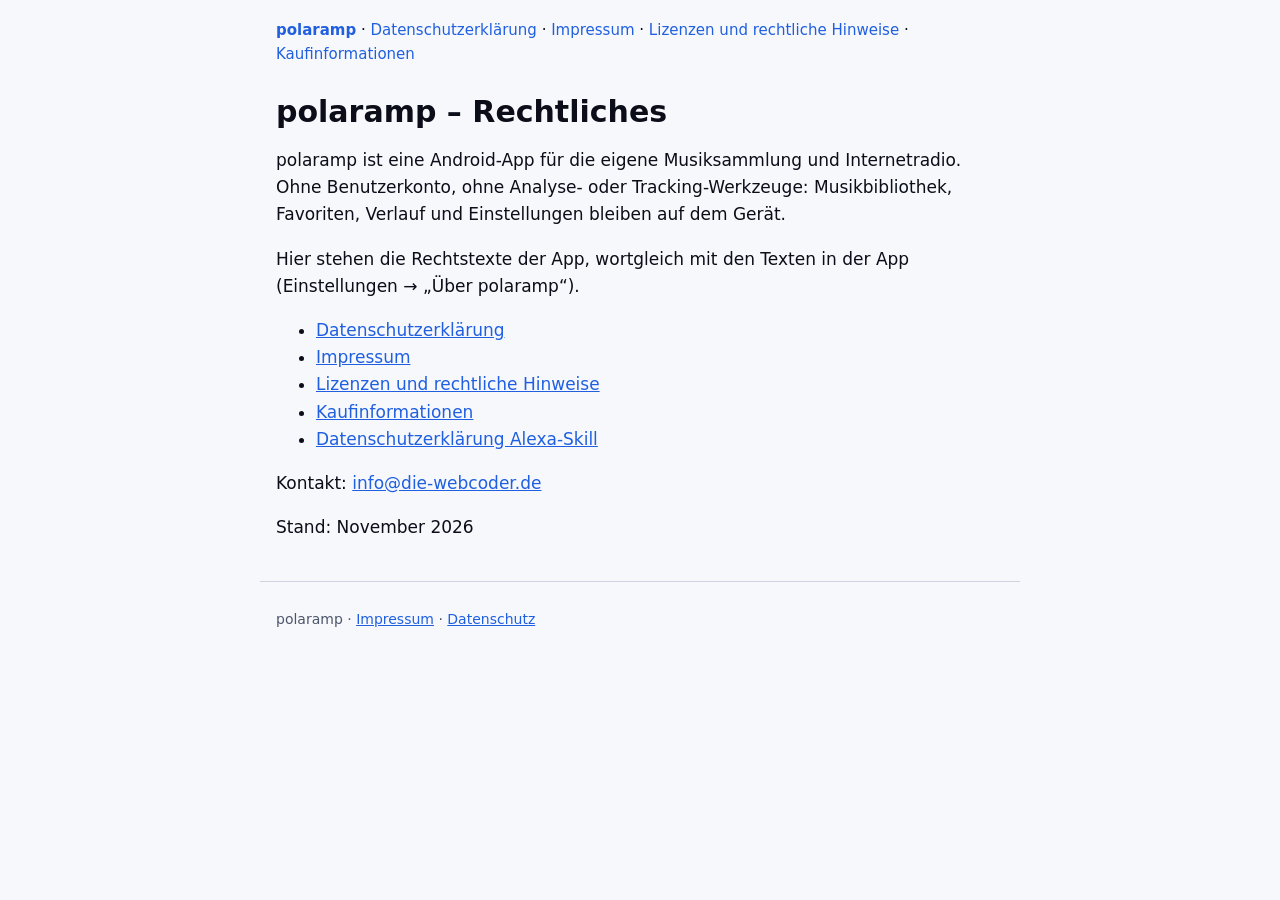
<file: index.html>
<!doctype html>
<html lang="de">
<head>
<meta charset="utf-8">
<meta name="viewport" content="width=device-width, initial-scale=1">
<title>Rechtliches – polaramp</title>
<meta name="description" content="Rechtliches der App polaramp">
<link rel="stylesheet" href="style.css">
</head>
<body>
<header><nav><a href="index.html"><b>polaramp</b></a> · <a href="datenschutz.html">Datenschutzerklärung</a> · <a href="impressum.html">Impressum</a> · <a href="lizenzen.html">Lizenzen und rechtliche Hinweise</a> · <a href="pro.html">Kaufinformationen</a></nav></header>
<main>
<h1>polaramp – Rechtliches</h1>
<p>polaramp ist eine Android-App für die eigene Musiksammlung und Internetradio. Ohne Benutzerkonto, ohne Analyse-
oder Tracking-Werkzeuge: Musikbibliothek, Favoriten, Verlauf und Einstellungen bleiben auf dem Gerät.</p>
<p>Hier stehen die Rechtstexte der App, wortgleich mit den Texten in der App (Einstellungen → „Über polaramp“).</p>
<ul><li><a href="datenschutz.html">Datenschutzerklärung</a></li><li><a href="impressum.html">Impressum</a></li><li><a href="lizenzen.html">Lizenzen und rechtliche Hinweise</a></li><li><a href="pro.html">Kaufinformationen</a></li><li><a href="alexa-datenschutz.html">Datenschutzerklärung Alexa-Skill</a></li></ul>
<p>Kontakt: <a href="mailto:info@die-webcoder.de">info@die-webcoder.de</a></p>
<p>Stand: November 2026</p>
</main>
<footer><p>polaramp · <a href="impressum.html">Impressum</a> · <a href="datenschutz.html">Datenschutz</a></p></footer>
</body>
</html>
</file>
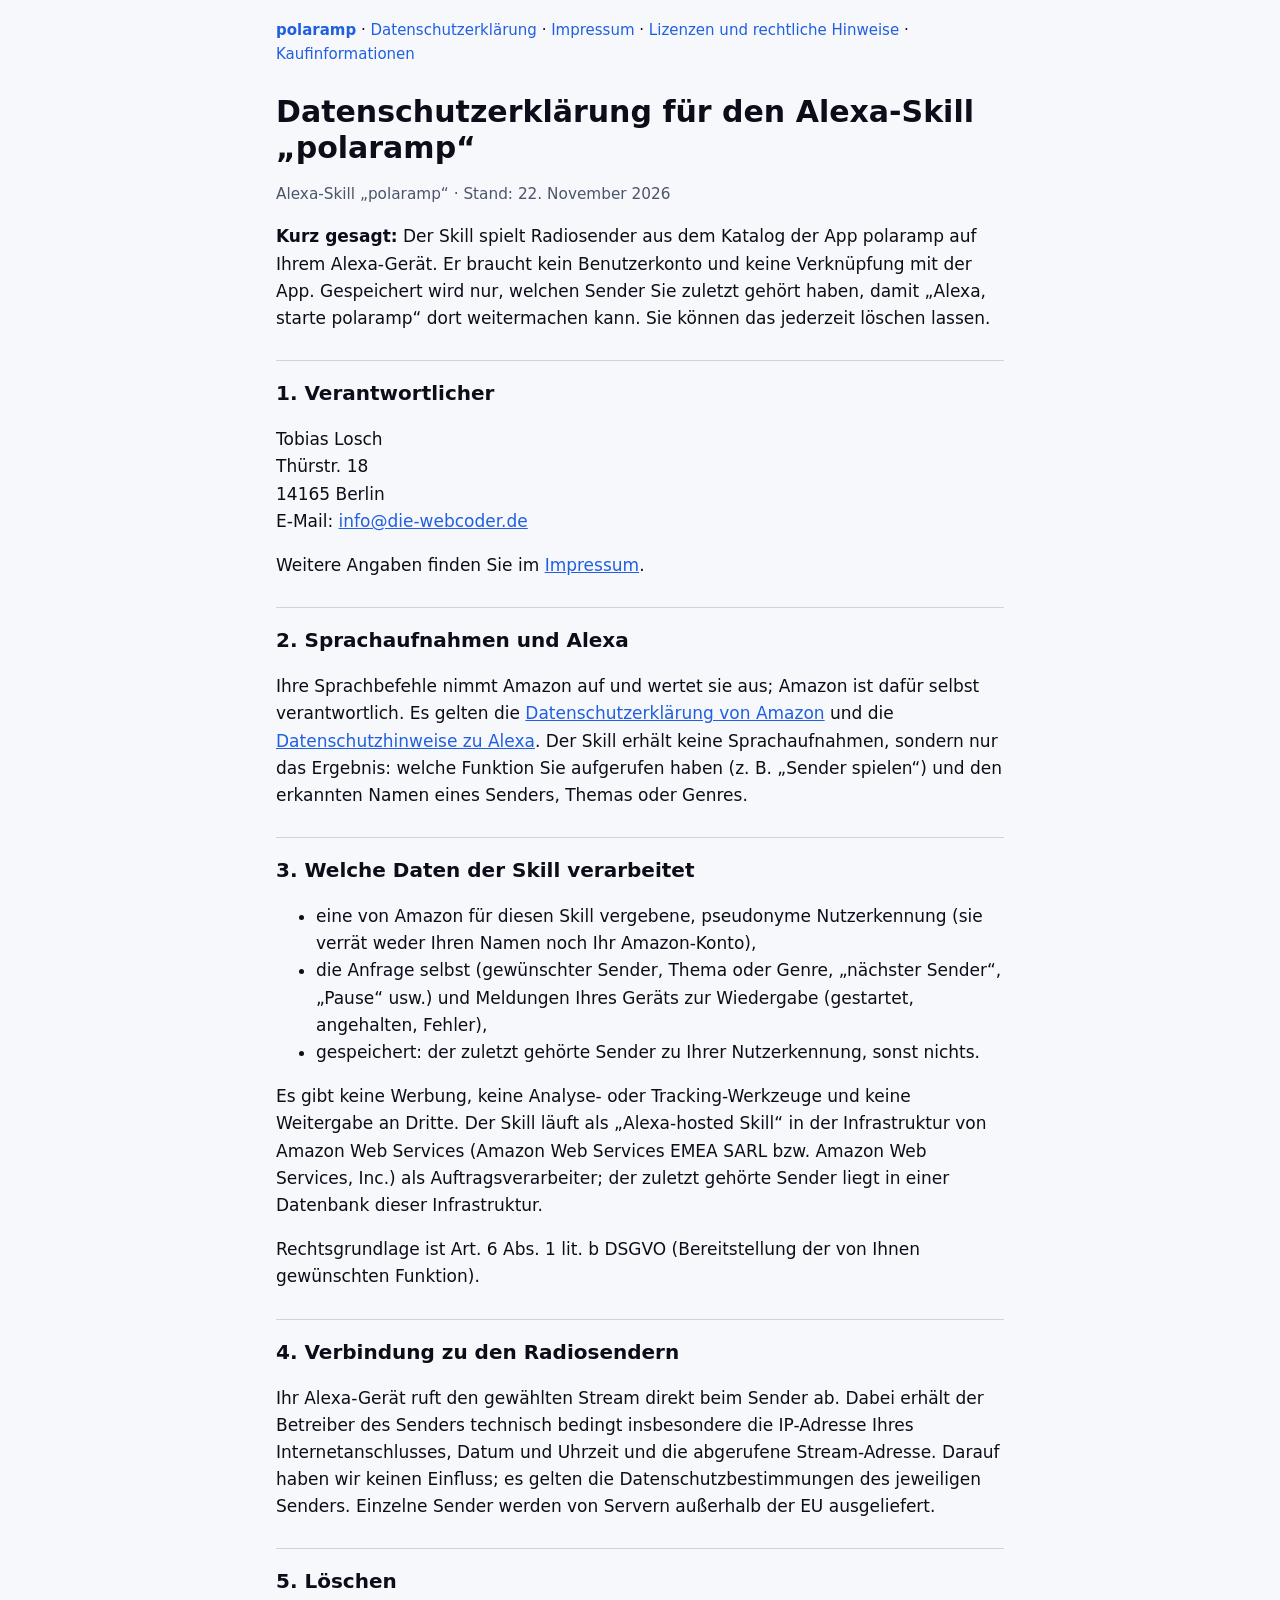
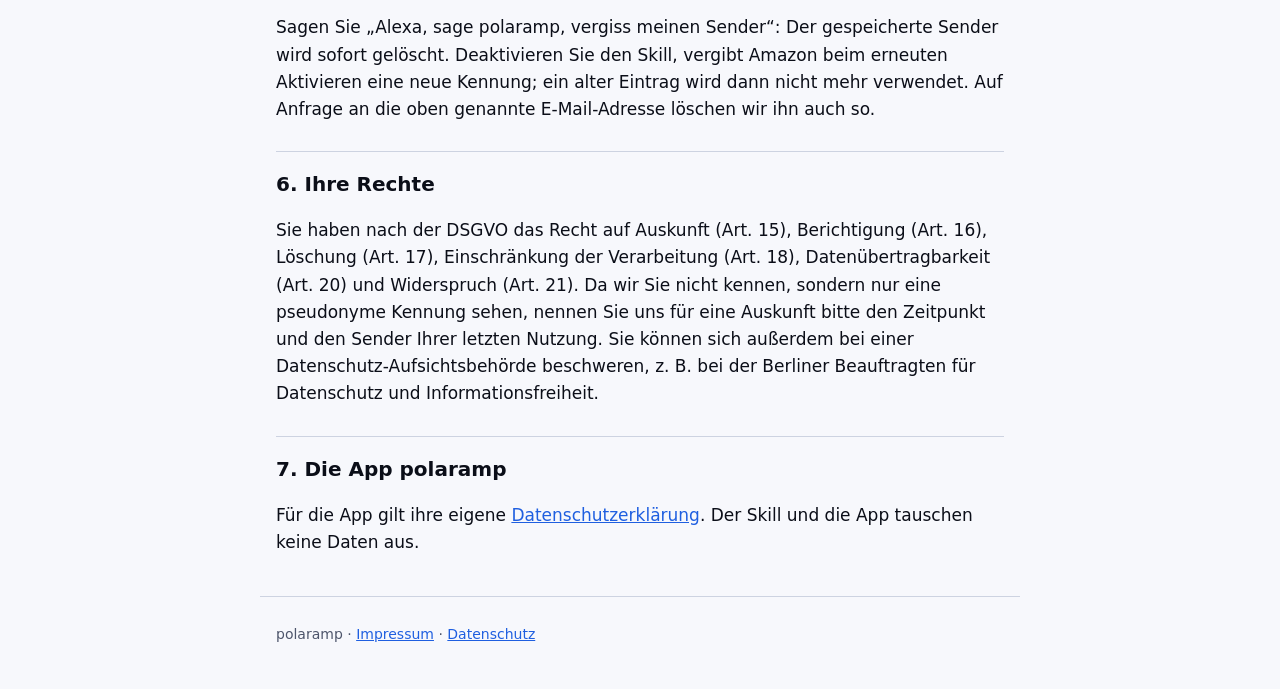
<file: alexa-datenschutz.html>
<!doctype html>
<html lang="de">
<head>
<meta charset="utf-8">
<meta name="viewport" content="width=device-width, initial-scale=1">
<title>Datenschutzerklärung Alexa-Skill – polaramp</title>
<meta name="description" content="Datenschutzerklärung Alexa-Skill der App polaramp">
<link rel="stylesheet" href="style.css">
</head>
<body>
<header><nav><a href="index.html"><b>polaramp</b></a> · <a href="datenschutz.html">Datenschutzerklärung</a> · <a href="impressum.html">Impressum</a> · <a href="lizenzen.html">Lizenzen und rechtliche Hinweise</a> · <a href="pro.html">Kaufinformationen</a></nav></header>
<main>
<h1>Datenschutzerklärung für den Alexa-Skill „polaramp“</h1>
<p class="hinweis">Alexa-Skill „polaramp“ · Stand: 22. November 2026</p>

<p><strong>Kurz gesagt:</strong> Der Skill spielt Radiosender aus dem Katalog der App polaramp auf Ihrem Alexa-Gerät.
Er braucht kein Benutzerkonto und keine Verknüpfung mit der App. Gespeichert wird nur, welchen Sender Sie zuletzt
gehört haben, damit „Alexa, starte polaramp“ dort weitermachen kann. Sie können das jederzeit löschen lassen.</p>

<h2>1. Verantwortlicher</h2>
<p>
Tobias Losch<br>
Thürstr. 18<br>
14165 Berlin<br>
E-Mail: <a href="mailto:info@die-webcoder.de">info@die-webcoder.de</a>
</p>
<p>Weitere Angaben finden Sie im <a href="impressum.html">Impressum</a>.</p>

<h2>2. Sprachaufnahmen und Alexa</h2>
<p>Ihre Sprachbefehle nimmt Amazon auf und wertet sie aus; Amazon ist dafür selbst verantwortlich. Es gelten die
<a href="https://www.amazon.de/privacy">Datenschutzerklärung von Amazon</a> und die
<a href="https://www.amazon.de/alexaprivacy">Datenschutzhinweise zu Alexa</a>. Der Skill erhält keine Sprachaufnahmen, sondern nur das Ergebnis:
welche Funktion Sie aufgerufen haben (z. B. „Sender spielen“) und den erkannten Namen eines Senders, Themas oder
Genres.</p>

<h2>3. Welche Daten der Skill verarbeitet</h2>
<ul>
  <li>eine von Amazon für diesen Skill vergebene, pseudonyme Nutzerkennung (sie verrät weder Ihren Namen noch Ihr
      Amazon-Konto),</li>
  <li>die Anfrage selbst (gewünschter Sender, Thema oder Genre, „nächster Sender“, „Pause“ usw.) und Meldungen Ihres
      Geräts zur Wiedergabe (gestartet, angehalten, Fehler),</li>
  <li>gespeichert: der zuletzt gehörte Sender zu Ihrer Nutzerkennung, sonst nichts.</li>
</ul>
<p>Es gibt keine Werbung, keine Analyse- oder Tracking-Werkzeuge und keine Weitergabe an Dritte. Der Skill läuft als
„Alexa-hosted Skill“ in der Infrastruktur von Amazon Web Services (Amazon Web Services EMEA SARL bzw. Amazon Web
Services, Inc.) als Auftragsverarbeiter; der zuletzt gehörte Sender liegt in einer Datenbank dieser Infrastruktur.</p>
<p>Rechtsgrundlage ist Art. 6 Abs. 1 lit. b DSGVO (Bereitstellung der von Ihnen gewünschten Funktion).</p>

<h2>4. Verbindung zu den Radiosendern</h2>
<p>Ihr Alexa-Gerät ruft den gewählten Stream direkt beim Sender ab. Dabei erhält der Betreiber des Senders technisch
bedingt insbesondere die IP-Adresse Ihres Internetanschlusses, Datum und Uhrzeit und die abgerufene Stream-Adresse.
Darauf haben wir keinen Einfluss; es gelten die Datenschutzbestimmungen des jeweiligen Senders. Einzelne Sender werden
von Servern außerhalb der EU ausgeliefert.</p>

<h2>5. Löschen</h2>
<p>Sagen Sie „Alexa, sage polaramp, vergiss meinen Sender“: Der gespeicherte Sender wird sofort gelöscht. Deaktivieren
Sie den Skill, vergibt Amazon beim erneuten Aktivieren eine neue Kennung; ein alter Eintrag wird dann nicht mehr
verwendet. Auf Anfrage an die oben genannte E-Mail-Adresse löschen wir ihn auch so.</p>

<h2>6. Ihre Rechte</h2>
<p>Sie haben nach der DSGVO das Recht auf Auskunft (Art. 15), Berichtigung (Art. 16), Löschung (Art. 17),
Einschränkung der Verarbeitung (Art. 18), Datenübertragbarkeit (Art. 20) und Widerspruch (Art. 21). Da wir Sie nicht
kennen, sondern nur eine pseudonyme Kennung sehen, nennen Sie uns für eine Auskunft bitte den Zeitpunkt und den Sender
Ihrer letzten Nutzung. Sie können sich außerdem bei einer Datenschutz-Aufsichtsbehörde beschweren, z. B. bei der
Berliner Beauftragten für Datenschutz und Informationsfreiheit.</p>

<h2>7. Die App polaramp</h2>
<p>Für die App gilt ihre eigene <a href="datenschutz.html">Datenschutzerklärung</a>. Der Skill und die App tauschen
keine Daten aus.</p>
</main>
<footer><p>polaramp · <a href="impressum.html">Impressum</a> · <a href="datenschutz.html">Datenschutz</a></p></footer>
</body>
</html>
</file>
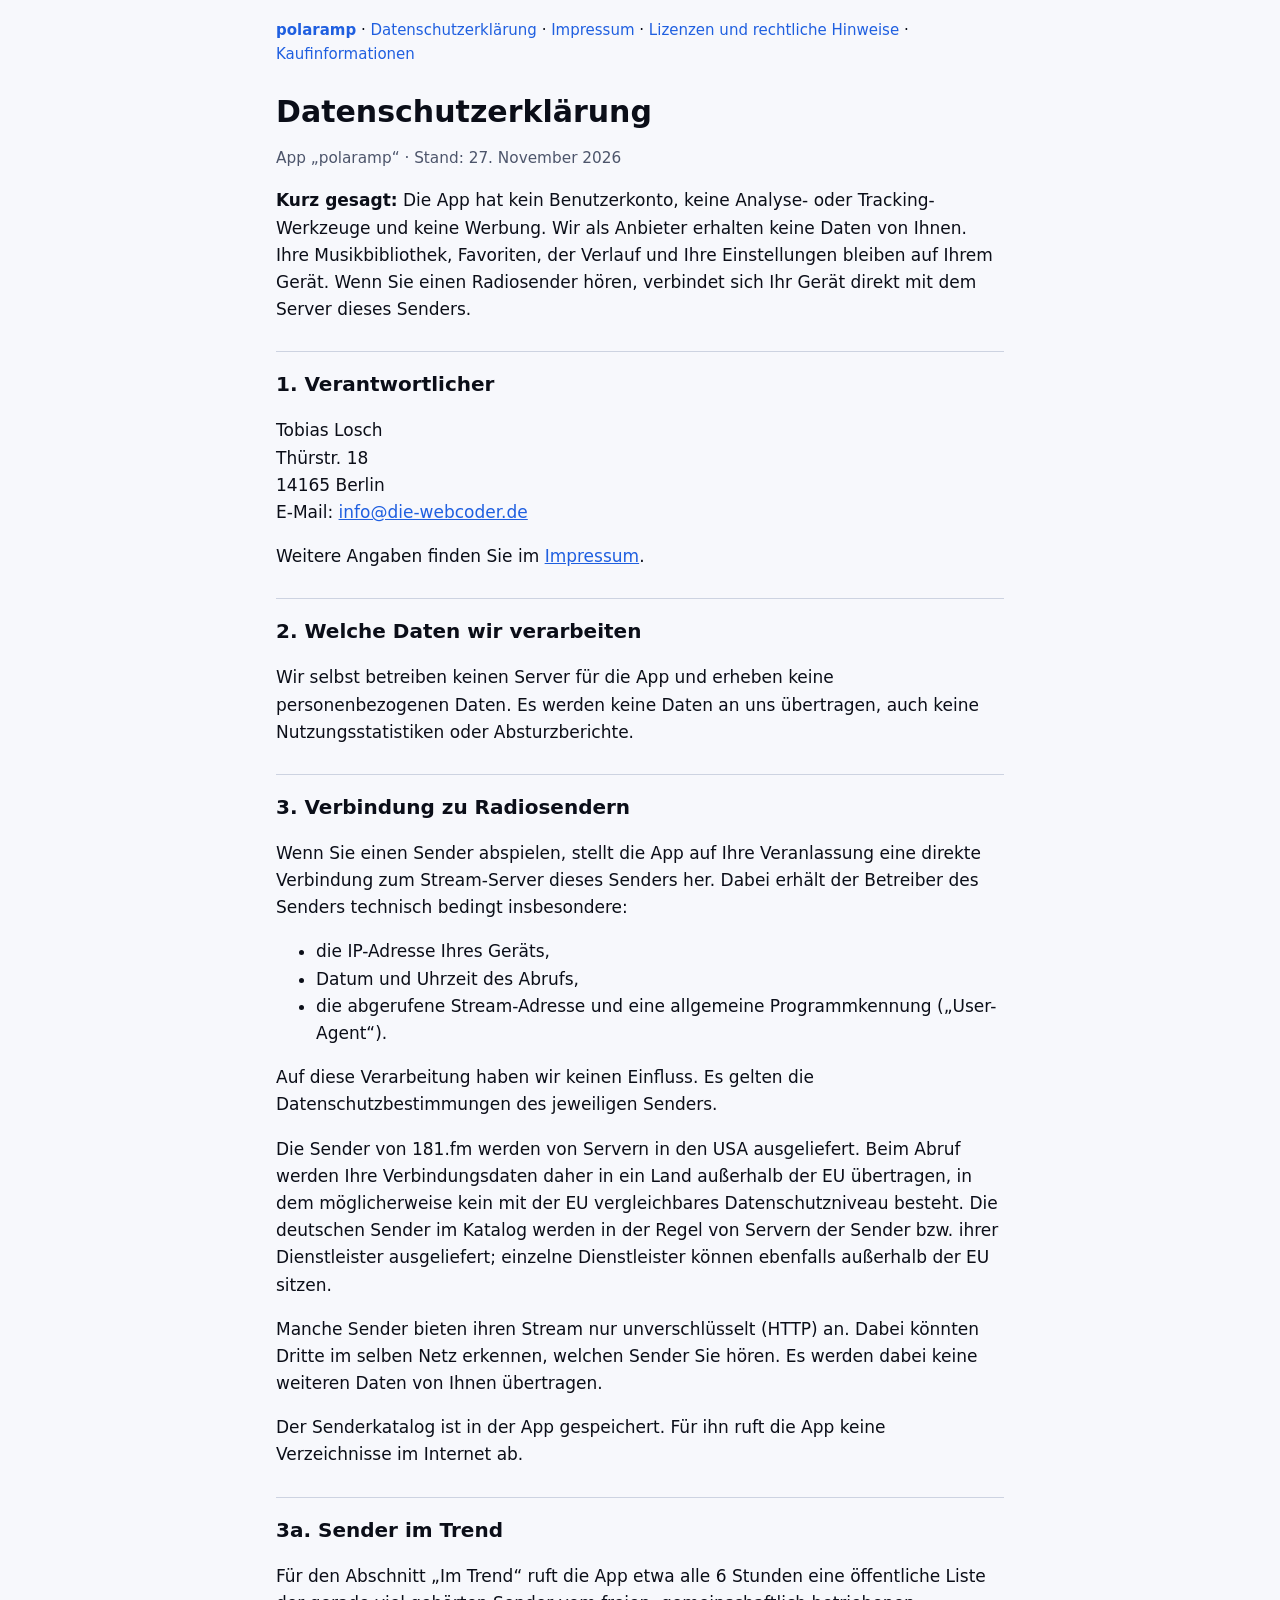
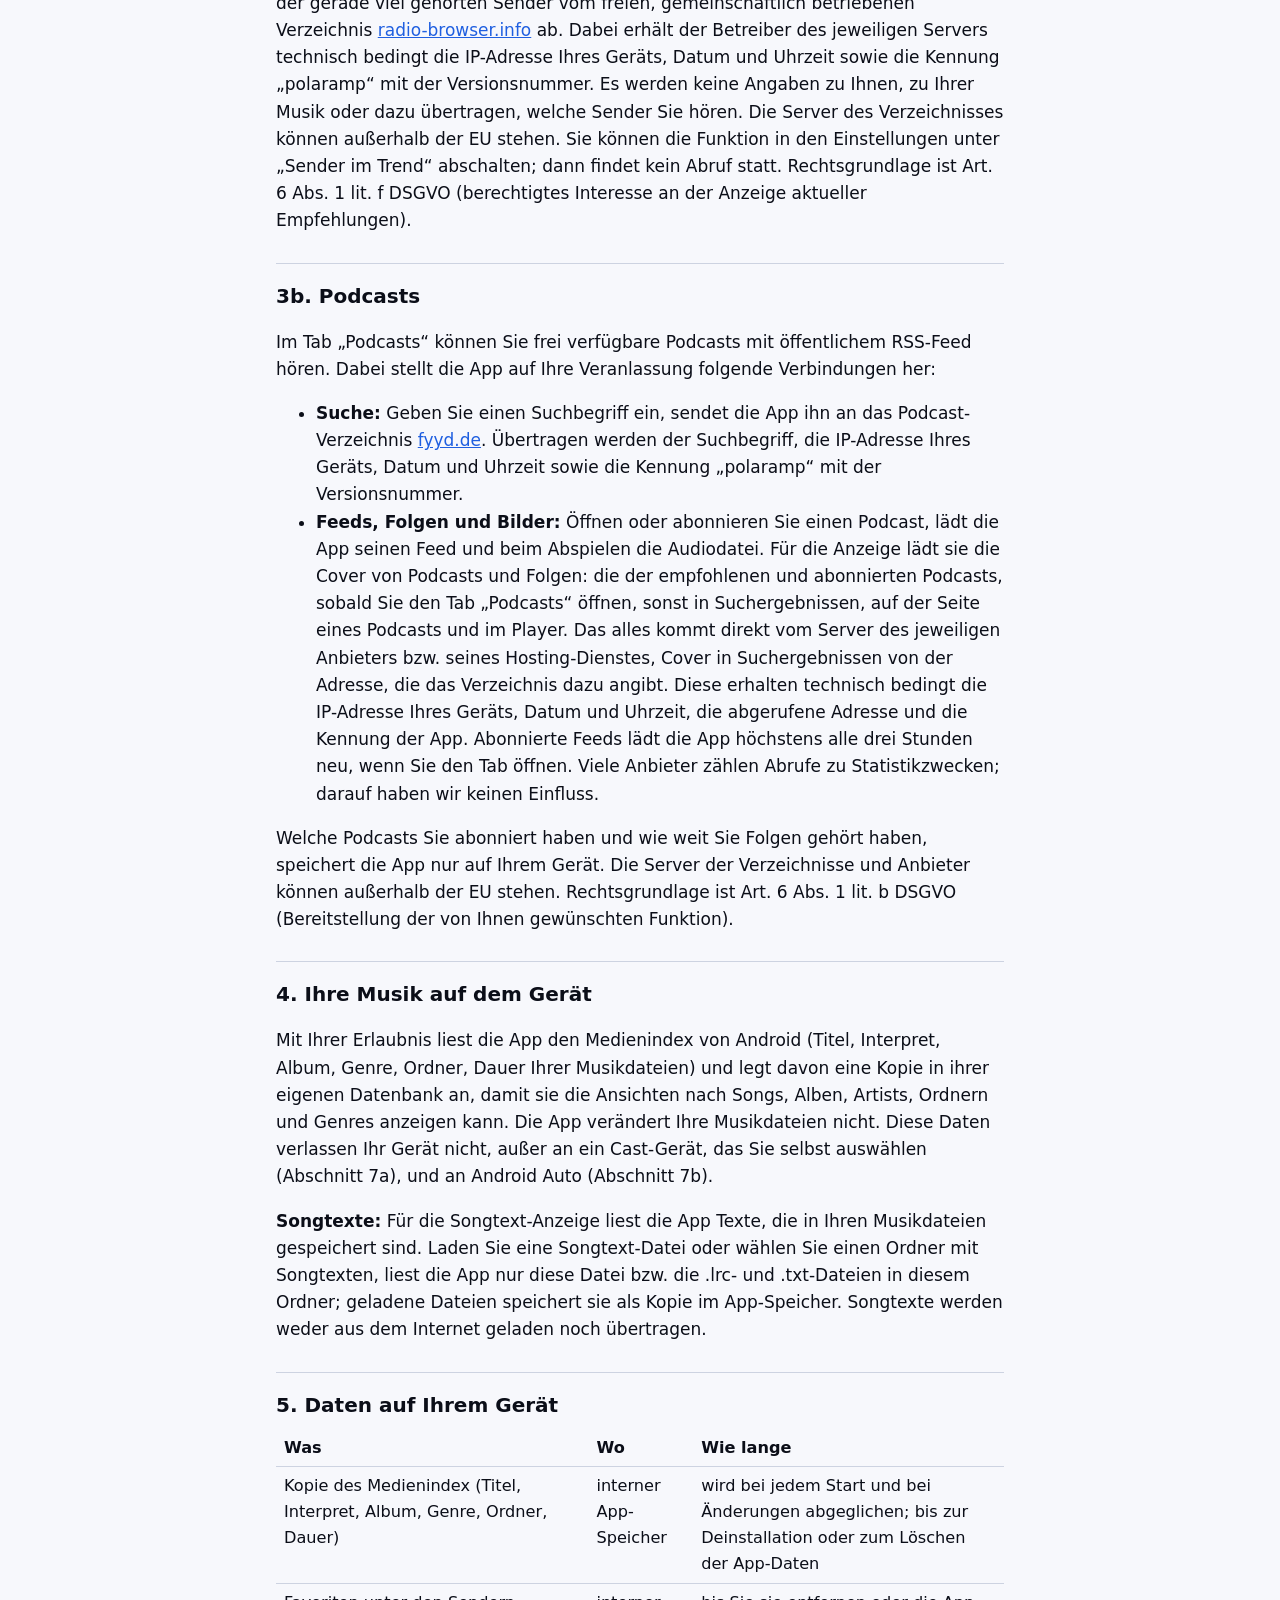
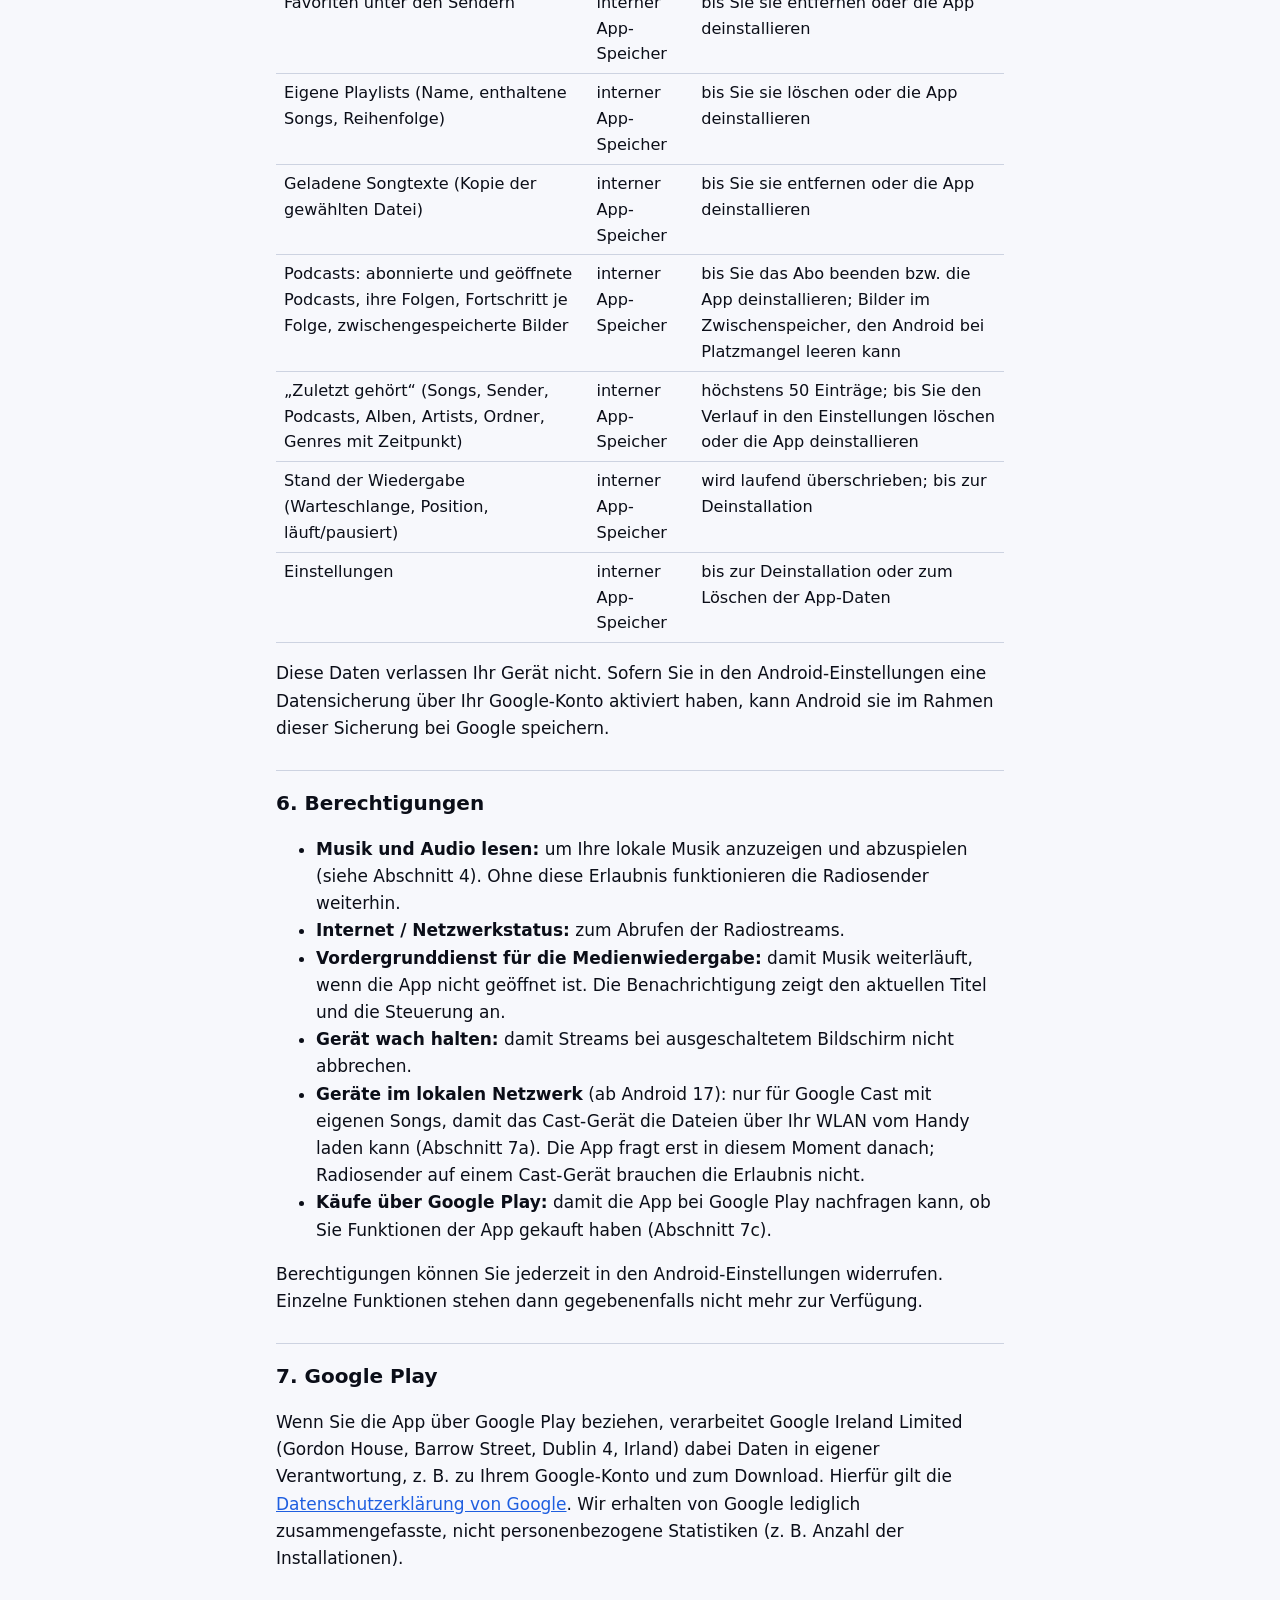
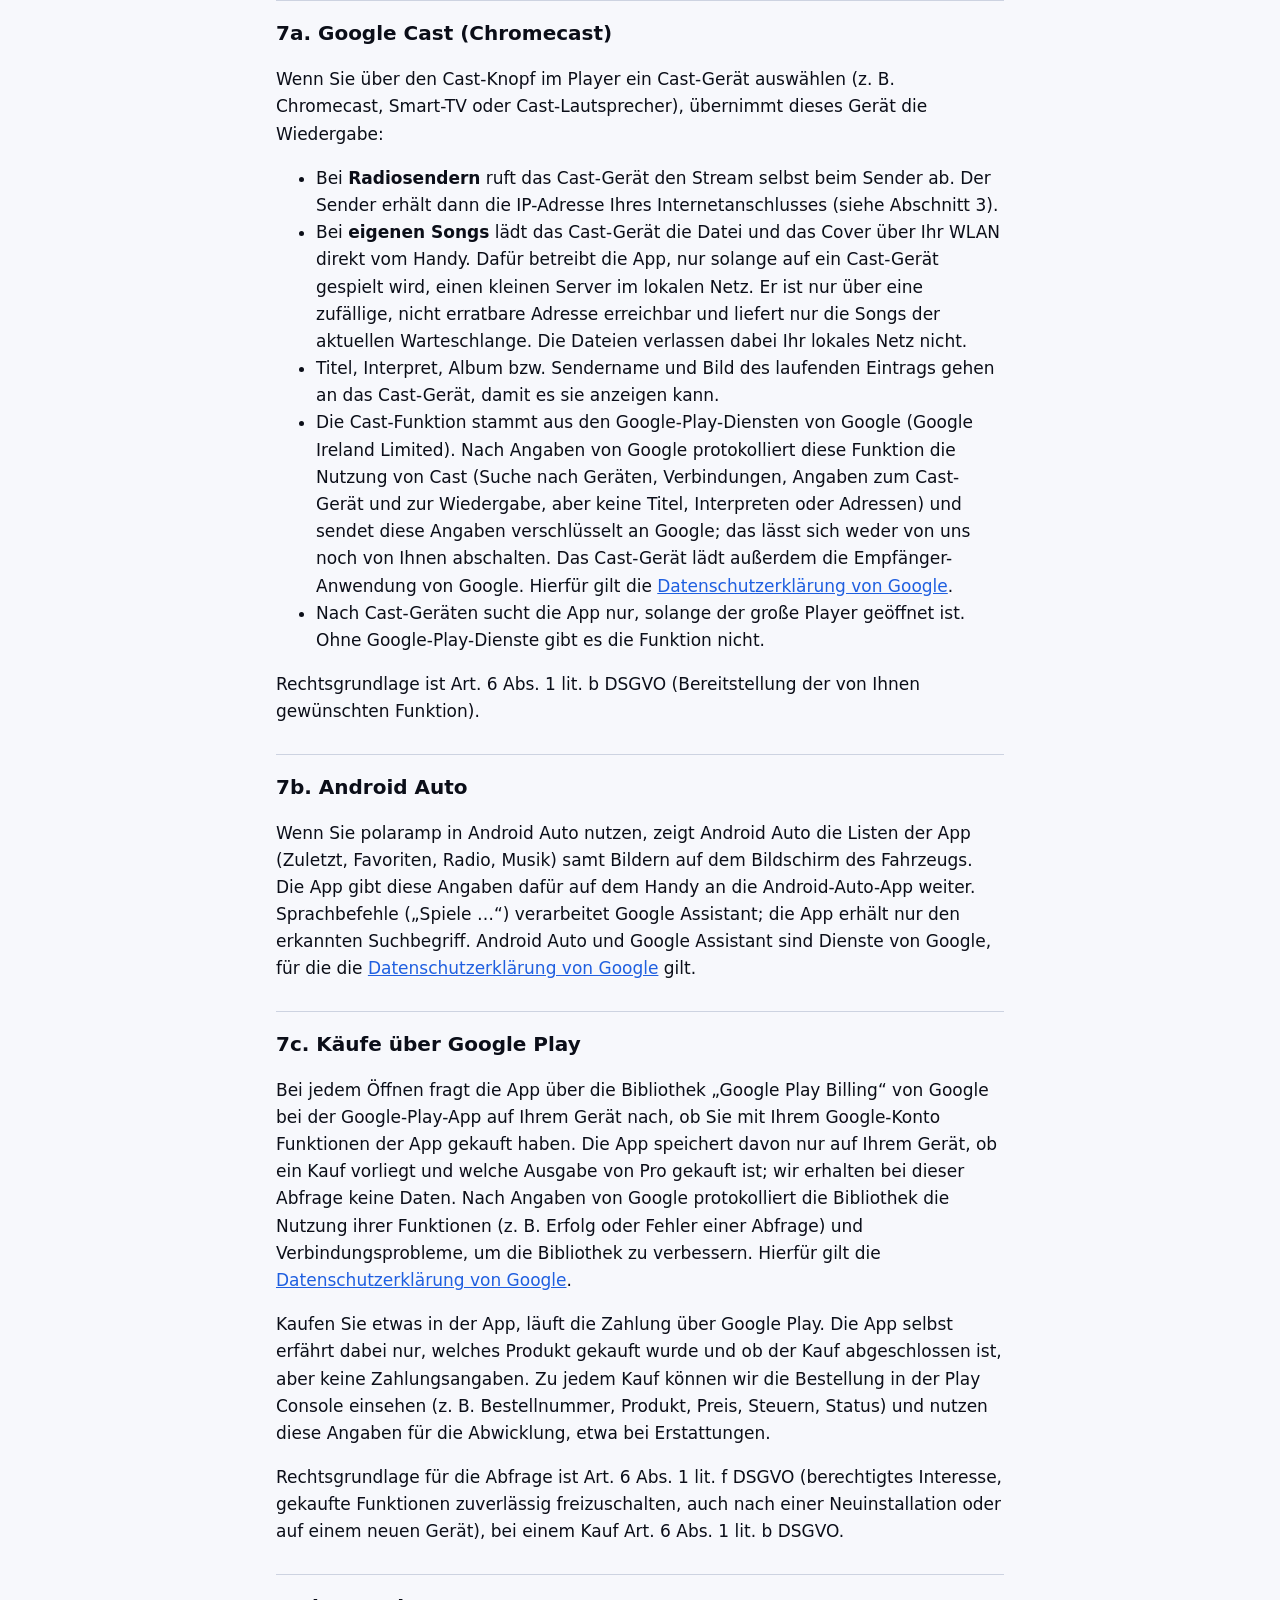
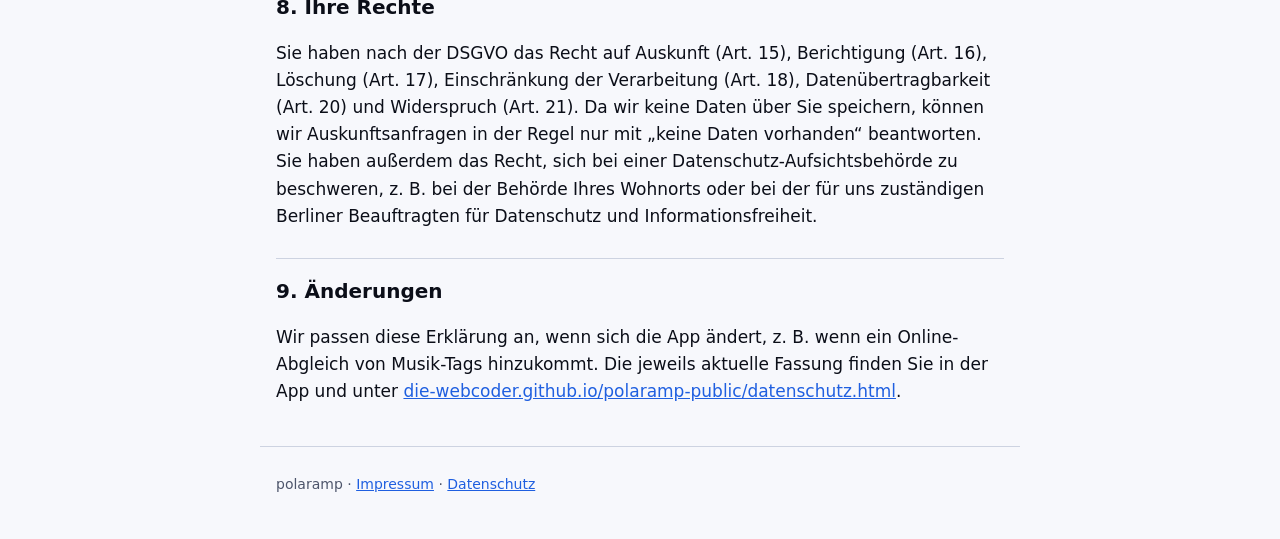
<file: datenschutz.html>
<!doctype html>
<html lang="de">
<head>
<meta charset="utf-8">
<meta name="viewport" content="width=device-width, initial-scale=1">
<title>Datenschutzerklärung – polaramp</title>
<meta name="description" content="Datenschutzerklärung der App polaramp">
<link rel="stylesheet" href="style.css">
</head>
<body>
<header><nav><a href="index.html"><b>polaramp</b></a> · <a href="datenschutz.html">Datenschutzerklärung</a> · <a href="impressum.html">Impressum</a> · <a href="lizenzen.html">Lizenzen und rechtliche Hinweise</a> · <a href="pro.html">Kaufinformationen</a></nav></header>
<main>
<h1>Datenschutzerklärung</h1>
<p class="hinweis">App „polaramp“ · Stand: 27. November 2026</p>

<p><strong>Kurz gesagt:</strong> Die App hat kein Benutzerkonto, keine Analyse- oder Tracking-Werkzeuge und keine
Werbung. Wir als Anbieter erhalten keine Daten von Ihnen. Ihre Musikbibliothek, Favoriten, der Verlauf und Ihre
Einstellungen bleiben auf Ihrem Gerät. Wenn Sie einen Radiosender hören, verbindet sich Ihr Gerät direkt mit dem
Server dieses Senders.</p>

<h2>1. Verantwortlicher</h2>
<p>
Tobias Losch<br>
Thürstr. 18<br>
14165 Berlin<br>
E-Mail: <a href="mailto:info@die-webcoder.de">info@die-webcoder.de</a>
</p>
<p>Weitere Angaben finden Sie im <a href="impressum.html">Impressum</a>.</p>

<h2>2. Welche Daten wir verarbeiten</h2>
<p>Wir selbst betreiben keinen Server für die App und erheben keine personenbezogenen Daten. Es werden keine Daten
an uns übertragen, auch keine Nutzungsstatistiken oder Absturzberichte.</p>

<h2>3. Verbindung zu Radiosendern</h2>
<p>Wenn Sie einen Sender abspielen, stellt die App auf Ihre Veranlassung eine direkte Verbindung zum Stream-Server
dieses Senders her. Dabei erhält der Betreiber des Senders technisch bedingt insbesondere:</p>
<ul>
  <li>die IP-Adresse Ihres Geräts,</li>
  <li>Datum und Uhrzeit des Abrufs,</li>
  <li>die abgerufene Stream-Adresse und eine allgemeine Programmkennung („User-Agent“).</li>
</ul>
<p>Auf diese Verarbeitung haben wir keinen Einfluss. Es gelten die Datenschutzbestimmungen des jeweiligen Senders.</p>
<p>Die Sender von 181.fm werden von Servern in den USA ausgeliefert. Beim Abruf werden Ihre Verbindungsdaten daher in
ein Land außerhalb der EU übertragen, in dem möglicherweise kein mit der EU vergleichbares Datenschutzniveau besteht.
Die deutschen Sender im Katalog werden in der Regel von Servern der Sender bzw. ihrer Dienstleister ausgeliefert;
einzelne Dienstleister können ebenfalls außerhalb der EU sitzen.</p>
<p>Manche Sender bieten ihren Stream nur unverschlüsselt (HTTP) an. Dabei könnten Dritte im selben Netz erkennen,
welchen Sender Sie hören. Es werden dabei keine weiteren Daten von Ihnen übertragen.</p>
<p>Der Senderkatalog ist in der App gespeichert. Für ihn ruft die App keine Verzeichnisse im Internet ab.</p>

<h2>3a. Sender im Trend</h2>
<p>Für den Abschnitt „Im Trend“ ruft die App etwa alle 6 Stunden eine öffentliche Liste der gerade viel
gehörten Sender vom freien, gemeinschaftlich betriebenen Verzeichnis
<a href="https://www.radio-browser.info/">radio-browser.info</a> ab. Dabei erhält der Betreiber des jeweiligen
Servers technisch bedingt die IP-Adresse Ihres Geräts, Datum und Uhrzeit sowie die Kennung „polaramp“ mit der
Versionsnummer. Es werden keine Angaben zu Ihnen, zu Ihrer Musik oder dazu übertragen, welche Sender Sie hören.
Die Server des Verzeichnisses können außerhalb der EU stehen. Sie können die Funktion in den Einstellungen unter
„Sender im Trend“ abschalten; dann findet kein Abruf statt. Rechtsgrundlage ist Art. 6 Abs. 1 lit. f DSGVO
(berechtigtes Interesse an der Anzeige aktueller Empfehlungen).</p>

<h2>3b. Podcasts</h2>
<p>Im Tab „Podcasts“ können Sie frei verfügbare Podcasts mit öffentlichem RSS-Feed hören. Dabei stellt die App auf
Ihre Veranlassung folgende Verbindungen her:</p>
<ul>
  <li><strong>Suche:</strong> Geben Sie einen Suchbegriff ein, sendet die App ihn an das Podcast-Verzeichnis
    <a href="https://fyyd.de/">fyyd.de</a>. Übertragen werden der Suchbegriff, die IP-Adresse Ihres
    Geräts, Datum und Uhrzeit sowie die Kennung „polaramp“ mit der Versionsnummer.</li>
  <li><strong>Feeds, Folgen und Bilder:</strong> Öffnen oder abonnieren Sie einen Podcast, lädt die App seinen Feed
    und beim Abspielen die Audiodatei. Für die Anzeige lädt sie die Cover von Podcasts und Folgen: die der empfohlenen
    und abonnierten Podcasts, sobald Sie den Tab „Podcasts“ öffnen, sonst in Suchergebnissen, auf der Seite eines
    Podcasts und im Player. Das alles kommt direkt vom Server des jeweiligen Anbieters bzw. seines Hosting-Dienstes,
    Cover in Suchergebnissen von der Adresse, die das Verzeichnis dazu angibt. Diese erhalten technisch bedingt die IP-Adresse Ihres Geräts, Datum und Uhrzeit, die
    abgerufene Adresse und die Kennung der App. Abonnierte Feeds lädt die App höchstens alle drei Stunden neu, wenn Sie
    den Tab öffnen. Viele Anbieter zählen Abrufe zu Statistikzwecken; darauf haben wir keinen Einfluss.</li>
</ul>
<p>Welche Podcasts Sie abonniert haben und wie weit Sie Folgen gehört haben, speichert die App nur auf Ihrem Gerät.
Die Server der Verzeichnisse und Anbieter können außerhalb der EU stehen. Rechtsgrundlage ist Art. 6 Abs. 1 lit. b
DSGVO (Bereitstellung der von Ihnen gewünschten Funktion).</p>

<h2>4. Ihre Musik auf dem Gerät</h2>
<p>Mit Ihrer Erlaubnis liest die App den Medienindex von Android (Titel, Interpret, Album, Genre, Ordner, Dauer
Ihrer Musikdateien) und legt davon eine Kopie in ihrer eigenen Datenbank an, damit sie die Ansichten nach Songs,
Alben, Artists, Ordnern und Genres anzeigen kann. Die App verändert Ihre Musikdateien nicht. Diese Daten
verlassen Ihr Gerät nicht, außer an ein Cast-Gerät, das Sie selbst auswählen (Abschnitt 7a), und an Android Auto
(Abschnitt 7b).</p>
<p><strong>Songtexte:</strong> Für die Songtext-Anzeige liest die App Texte, die in Ihren Musikdateien gespeichert
sind. Laden Sie eine Songtext-Datei oder wählen Sie einen Ordner mit Songtexten, liest die App nur diese Datei bzw. die
.lrc- und .txt-Dateien in diesem Ordner; geladene Dateien speichert sie als Kopie im App-Speicher. Songtexte werden
weder aus dem Internet geladen noch übertragen.</p>

<h2>5. Daten auf Ihrem Gerät</h2>
<table>
  <tr><th>Was</th><th>Wo</th><th>Wie lange</th></tr>
  <tr><td>Kopie des Medienindex (Titel, Interpret, Album, Genre, Ordner, Dauer)</td><td>interner App-Speicher</td>
      <td>wird bei jedem Start und bei Änderungen abgeglichen; bis zur Deinstallation oder zum Löschen der App-Daten</td></tr>
  <tr><td>Favoriten unter den Sendern</td><td>interner App-Speicher</td><td>bis Sie sie entfernen oder die App deinstallieren</td></tr>
  <tr><td>Eigene Playlists (Name, enthaltene Songs, Reihenfolge)</td><td>interner App-Speicher</td>
      <td>bis Sie sie löschen oder die App deinstallieren</td></tr>
  <tr><td>Geladene Songtexte (Kopie der gewählten Datei)</td><td>interner App-Speicher</td>
      <td>bis Sie sie entfernen oder die App deinstallieren</td></tr>
  <tr><td>Podcasts: abonnierte und geöffnete Podcasts, ihre Folgen, Fortschritt je Folge, zwischengespeicherte Bilder</td>
      <td>interner App-Speicher</td><td>bis Sie das Abo beenden bzw. die App deinstallieren; Bilder im Zwischenspeicher,
      den Android bei Platzmangel leeren kann</td></tr>
  <tr><td>„Zuletzt gehört“ (Songs, Sender, Podcasts, Alben, Artists, Ordner, Genres mit Zeitpunkt)</td><td>interner App-Speicher</td>
      <td>höchstens 50 Einträge; bis Sie den Verlauf in den Einstellungen löschen oder die App deinstallieren</td></tr>
  <tr><td>Stand der Wiedergabe (Warteschlange, Position, läuft/pausiert)</td><td>interner App-Speicher</td>
      <td>wird laufend überschrieben; bis zur Deinstallation</td></tr>
  <tr><td>Einstellungen</td><td>interner App-Speicher</td><td>bis zur Deinstallation oder zum Löschen der App-Daten</td></tr>
</table>
<p>Diese Daten verlassen Ihr Gerät nicht. Sofern Sie in den Android-Einstellungen eine Datensicherung über Ihr
Google-Konto aktiviert haben, kann Android sie im Rahmen dieser Sicherung bei Google speichern.</p>

<h2>6. Berechtigungen</h2>
<ul>
  <li><strong>Musik und Audio lesen:</strong> um Ihre lokale Musik anzuzeigen und abzuspielen (siehe Abschnitt 4).
      Ohne diese Erlaubnis funktionieren die Radiosender weiterhin.</li>
  <li><strong>Internet / Netzwerkstatus:</strong> zum Abrufen der Radiostreams.</li>
  <li><strong>Vordergrunddienst für die Medienwiedergabe:</strong> damit Musik weiterläuft, wenn die App nicht
      geöffnet ist. Die Benachrichtigung zeigt den aktuellen Titel und die Steuerung an.</li>
  <li><strong>Gerät wach halten:</strong> damit Streams bei ausgeschaltetem Bildschirm nicht abbrechen.</li>
  <li><strong>Geräte im lokalen Netzwerk</strong> (ab Android 17): nur für Google Cast mit eigenen Songs, damit das
      Cast-Gerät die Dateien über Ihr WLAN vom Handy laden kann (Abschnitt 7a). Die App fragt erst in diesem Moment
      danach; Radiosender auf einem Cast-Gerät brauchen die Erlaubnis nicht.</li>
  <li><strong>Käufe über Google Play:</strong> damit die App bei Google Play nachfragen kann, ob Sie Funktionen der
      App gekauft haben (Abschnitt 7c).</li>
</ul>
<p>Berechtigungen können Sie jederzeit in den Android-Einstellungen widerrufen. Einzelne Funktionen stehen dann
gegebenenfalls nicht mehr zur Verfügung.</p>

<h2>7. Google Play</h2>
<p>Wenn Sie die App über Google Play beziehen, verarbeitet Google Ireland Limited (Gordon House, Barrow Street,
Dublin 4, Irland) dabei Daten in eigener Verantwortung, z. B. zu Ihrem Google-Konto und zum Download. Hierfür gilt
die <a href="https://policies.google.com/privacy">Datenschutzerklärung von Google</a>. Wir erhalten von Google
lediglich zusammengefasste, nicht personenbezogene Statistiken (z. B. Anzahl der Installationen).</p>

<h2>7a. Google Cast (Chromecast)</h2>
<p>Wenn Sie über den Cast-Knopf im Player ein Cast-Gerät auswählen (z. B. Chromecast, Smart-TV oder
Cast-Lautsprecher), übernimmt dieses Gerät die Wiedergabe:</p>
<ul>
  <li>Bei <strong>Radiosendern</strong> ruft das Cast-Gerät den Stream selbst beim Sender ab. Der Sender erhält dann
      die IP-Adresse Ihres Internetanschlusses (siehe Abschnitt 3).</li>
  <li>Bei <strong>eigenen Songs</strong> lädt das Cast-Gerät die Datei und das Cover über Ihr WLAN direkt vom Handy.
      Dafür betreibt die App, nur solange auf ein Cast-Gerät gespielt wird, einen kleinen Server im lokalen Netz. Er
      ist nur über eine zufällige, nicht erratbare Adresse erreichbar und liefert nur die Songs der aktuellen
      Warteschlange. Die Dateien verlassen dabei Ihr lokales Netz nicht.</li>
  <li>Titel, Interpret, Album bzw. Sendername und Bild des laufenden Eintrags gehen an das Cast-Gerät, damit es sie
      anzeigen kann.</li>
  <li>Die Cast-Funktion stammt aus den Google-Play-Diensten von Google (Google Ireland Limited). Nach Angaben von
      Google protokolliert diese Funktion die Nutzung von Cast (Suche nach Geräten, Verbindungen, Angaben zum
      Cast-Gerät und zur Wiedergabe, aber keine Titel, Interpreten oder Adressen) und sendet diese Angaben
      verschlüsselt an Google; das lässt sich weder von uns noch von Ihnen abschalten. Das Cast-Gerät lädt außerdem
      die Empfänger-Anwendung von Google. Hierfür gilt die
      <a href="https://policies.google.com/privacy">Datenschutzerklärung von Google</a>.</li>
  <li>Nach Cast-Geräten sucht die App nur, solange der große Player geöffnet ist. Ohne Google-Play-Dienste gibt es
      die Funktion nicht.</li>
</ul>
<p>Rechtsgrundlage ist Art. 6 Abs. 1 lit. b DSGVO (Bereitstellung der von Ihnen gewünschten Funktion).</p>

<h2>7b. Android Auto</h2>
<p>Wenn Sie polaramp in Android Auto nutzen, zeigt Android Auto die Listen der App (Zuletzt, Favoriten, Radio, Musik)
samt Bildern auf dem Bildschirm des Fahrzeugs. Die App gibt diese Angaben dafür auf dem Handy an die
Android-Auto-App weiter. Sprachbefehle („Spiele …“) verarbeitet Google Assistant; die App erhält nur den erkannten
Suchbegriff. Android Auto und Google Assistant sind Dienste von Google, für die die
<a href="https://policies.google.com/privacy">Datenschutzerklärung von Google</a> gilt.</p>

<h2>7c. Käufe über Google Play</h2>
<p>Bei jedem Öffnen fragt die App über die Bibliothek „Google Play Billing“ von Google bei der Google-Play-App auf
Ihrem Gerät nach, ob Sie mit Ihrem Google-Konto Funktionen der App gekauft haben. Die App speichert davon nur auf
Ihrem Gerät, ob ein Kauf vorliegt und welche Ausgabe von Pro gekauft ist; wir erhalten bei dieser Abfrage keine Daten. Nach Angaben von Google
protokolliert die Bibliothek die Nutzung ihrer Funktionen (z. B. Erfolg oder Fehler einer Abfrage) und
Verbindungsprobleme, um die Bibliothek zu verbessern. Hierfür gilt die
<a href="https://policies.google.com/privacy">Datenschutzerklärung von Google</a>.</p>
<p>Kaufen Sie etwas in der App, läuft die Zahlung über Google Play. Die App selbst erfährt dabei nur, welches Produkt
gekauft wurde und ob der Kauf abgeschlossen ist, aber keine Zahlungsangaben. Zu jedem Kauf können wir die Bestellung
in der Play Console einsehen (z. B. Bestellnummer, Produkt, Preis, Steuern, Status) und nutzen diese Angaben für die
Abwicklung, etwa bei Erstattungen.</p>
<p>Rechtsgrundlage für die Abfrage ist Art. 6 Abs. 1 lit. f DSGVO (berechtigtes Interesse, gekaufte Funktionen
zuverlässig freizuschalten, auch nach einer Neuinstallation oder auf einem neuen Gerät), bei einem Kauf Art. 6 Abs. 1
lit. b DSGVO.</p>

<h2>8. Ihre Rechte</h2>
<p>Sie haben nach der DSGVO das Recht auf Auskunft (Art. 15), Berichtigung (Art. 16), Löschung (Art. 17),
Einschränkung der Verarbeitung (Art. 18), Datenübertragbarkeit (Art. 20) und Widerspruch (Art. 21). Da wir keine
Daten über Sie speichern, können wir Auskunftsanfragen in der Regel nur mit „keine Daten vorhanden“ beantworten.
Sie haben außerdem das Recht, sich bei einer Datenschutz-Aufsichtsbehörde zu beschweren, z. B. bei der Behörde
Ihres Wohnorts oder bei der für uns zuständigen Berliner Beauftragten für Datenschutz und Informationsfreiheit.</p>

<h2>9. Änderungen</h2>
<p>Wir passen diese Erklärung an, wenn sich die App ändert, z. B. wenn ein Online-Abgleich von Musik-Tags
hinzukommt. Die jeweils aktuelle Fassung finden Sie in der App und unter
<a href="https://die-webcoder.github.io/polaramp-public/datenschutz.html">die-webcoder.github.io/polaramp-public/datenschutz.html</a>.</p>
</main>
<footer><p>polaramp · <a href="impressum.html">Impressum</a> · <a href="datenschutz.html">Datenschutz</a></p></footer>
</body>
</html>
</file>
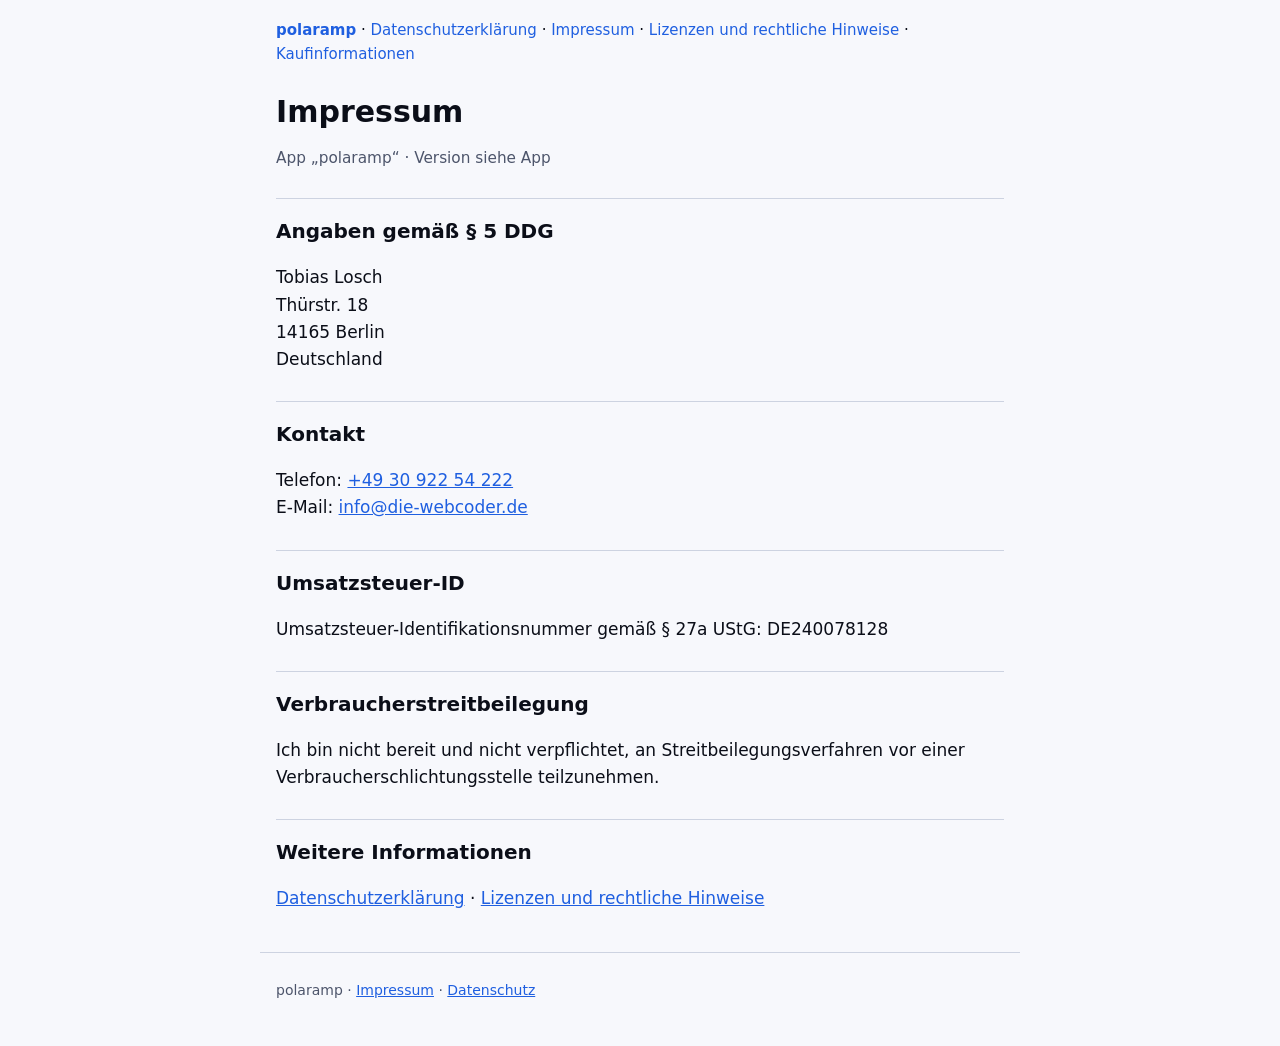
<file: impressum.html>
<!doctype html>
<html lang="de">
<head>
<meta charset="utf-8">
<meta name="viewport" content="width=device-width, initial-scale=1">
<title>Impressum – polaramp</title>
<meta name="description" content="Impressum der App polaramp">
<link rel="stylesheet" href="style.css">
</head>
<body>
<header><nav><a href="index.html"><b>polaramp</b></a> · <a href="datenschutz.html">Datenschutzerklärung</a> · <a href="impressum.html">Impressum</a> · <a href="lizenzen.html">Lizenzen und rechtliche Hinweise</a> · <a href="pro.html">Kaufinformationen</a></nav></header>
<main>
<h1>Impressum</h1>
<p class="hinweis">App „polaramp“ · Version <span data-app-version>siehe App</span></p>

<h2>Angaben gemäß § 5 DDG</h2>
<p>
Tobias Losch<br>
Thürstr. 18<br>
14165 Berlin<br>
Deutschland
</p>

<h2>Kontakt</h2>
<p>Telefon: <a href="tel:+493092254222">+49 30 922 54 222</a><br>
E-Mail: <a href="mailto:info@die-webcoder.de">info@die-webcoder.de</a></p>

<h2>Umsatzsteuer-ID</h2>
<p>Umsatzsteuer-Identifikationsnummer gemäß § 27a UStG: DE240078128</p>

<h2>Verbraucherstreitbeilegung</h2>
<p>Ich bin nicht bereit und nicht verpflichtet, an Streitbeilegungsverfahren vor einer
Verbraucherschlichtungsstelle teilzunehmen.</p>

<h2>Weitere Informationen</h2>
<p><a href="datenschutz.html">Datenschutzerklärung</a> · <a href="lizenzen.html">Lizenzen und rechtliche Hinweise</a></p>
</main>
<footer><p>polaramp · <a href="impressum.html">Impressum</a> · <a href="datenschutz.html">Datenschutz</a></p></footer>
</body>
</html>
</file>
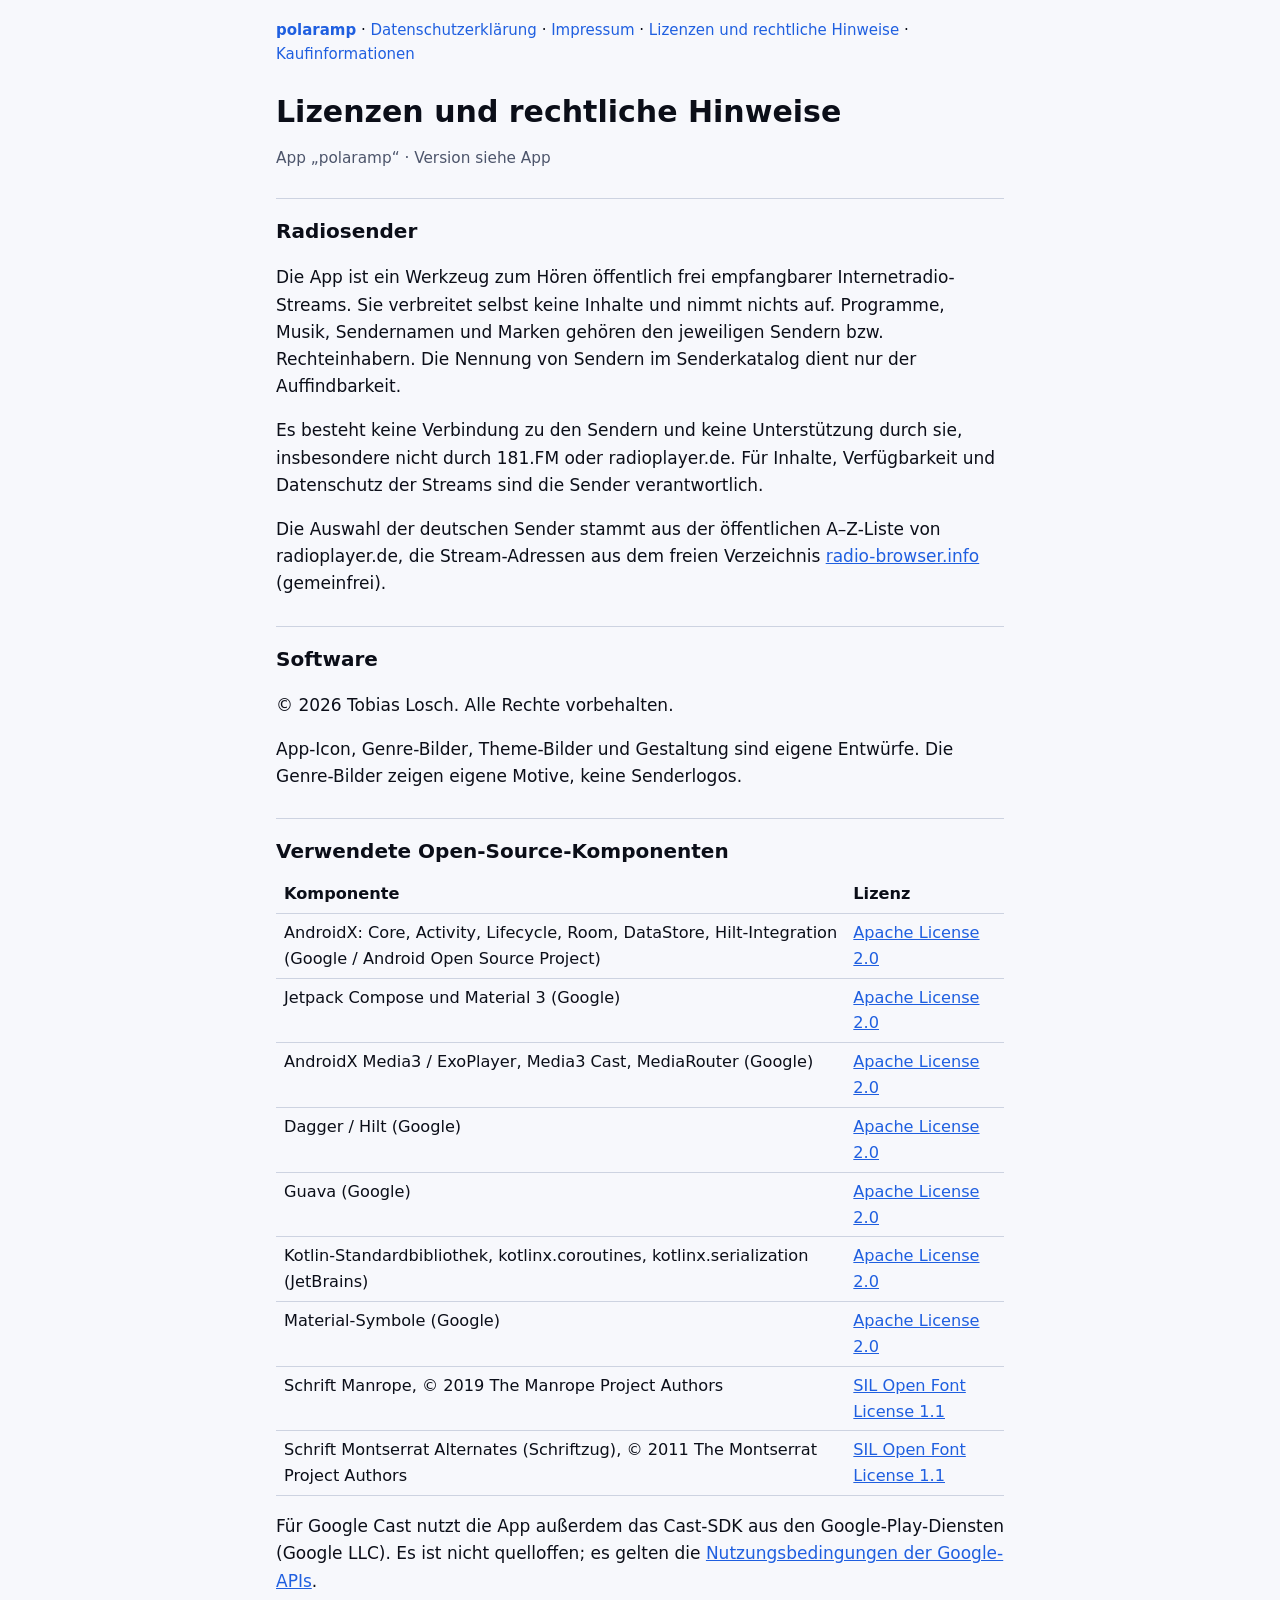
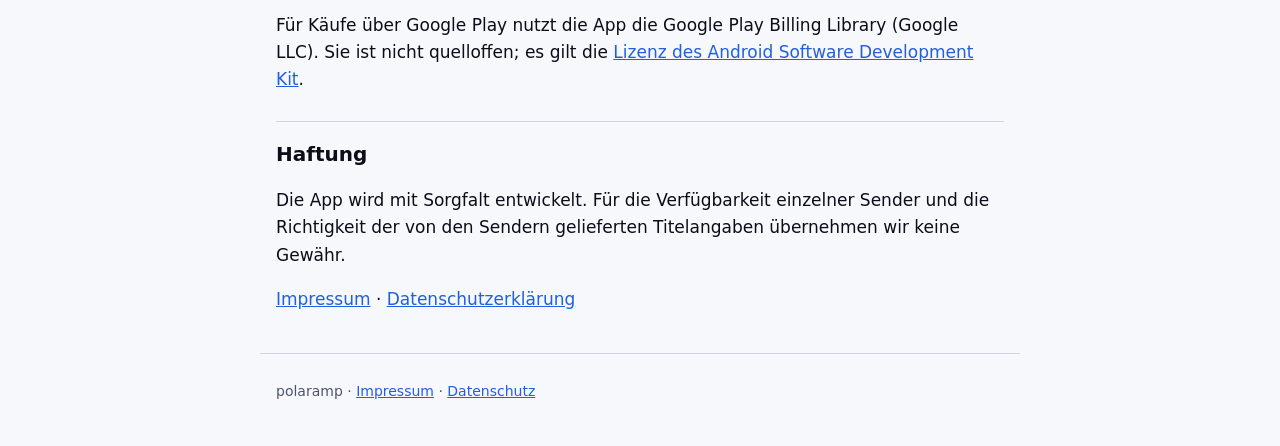
<file: lizenzen.html>
<!doctype html>
<html lang="de">
<head>
<meta charset="utf-8">
<meta name="viewport" content="width=device-width, initial-scale=1">
<title>Lizenzen und rechtliche Hinweise – polaramp</title>
<meta name="description" content="Lizenzen und rechtliche Hinweise der App polaramp">
<link rel="stylesheet" href="style.css">
</head>
<body>
<header><nav><a href="index.html"><b>polaramp</b></a> · <a href="datenschutz.html">Datenschutzerklärung</a> · <a href="impressum.html">Impressum</a> · <a href="lizenzen.html">Lizenzen und rechtliche Hinweise</a> · <a href="pro.html">Kaufinformationen</a></nav></header>
<main>
<h1>Lizenzen und rechtliche Hinweise</h1>
<p class="hinweis">App „polaramp“ · Version <span data-app-version>siehe App</span></p>

<h2>Radiosender</h2>
<p>Die App ist ein Werkzeug zum Hören öffentlich frei empfangbarer Internetradio-Streams. Sie verbreitet selbst
keine Inhalte und nimmt nichts auf. Programme, Musik, Sendernamen und Marken gehören den jeweiligen Sendern bzw.
Rechteinhabern. Die Nennung von Sendern im Senderkatalog dient nur der Auffindbarkeit.</p>
<p>Es besteht keine Verbindung zu den Sendern und keine Unterstützung durch sie, insbesondere nicht durch 181.FM
oder radioplayer.de. Für Inhalte, Verfügbarkeit und Datenschutz der Streams sind die Sender verantwortlich.</p>
<p>Die Auswahl der deutschen Sender stammt aus der öffentlichen A–Z-Liste von radioplayer.de, die Stream-Adressen
aus dem freien Verzeichnis <a href="https://www.radio-browser.info/">radio-browser.info</a> (gemeinfrei).</p>

<h2>Software</h2>
<p>© 2026 Tobias Losch. Alle Rechte vorbehalten.</p>
<p>App-Icon, Genre-Bilder, Theme-Bilder und Gestaltung sind eigene Entwürfe. Die Genre-Bilder zeigen eigene Motive, keine
Senderlogos.</p>

<h2>Verwendete Open-Source-Komponenten</h2>
<table>
  <tr><th>Komponente</th><th>Lizenz</th></tr>
  <tr><td>AndroidX: Core, Activity, Lifecycle, Room, DataStore, Hilt-Integration (Google / Android Open Source Project)</td>
      <td><a href="../licenses/apache-2.0.txt">Apache License 2.0</a></td></tr>
  <tr><td>Jetpack Compose und Material 3 (Google)</td><td><a href="../licenses/apache-2.0.txt">Apache License 2.0</a></td></tr>
  <tr><td>AndroidX Media3 / ExoPlayer, Media3 Cast, MediaRouter (Google)</td><td><a href="../licenses/apache-2.0.txt">Apache License 2.0</a></td></tr>
  <tr><td>Dagger / Hilt (Google)</td><td><a href="../licenses/apache-2.0.txt">Apache License 2.0</a></td></tr>
  <tr><td>Guava (Google)</td><td><a href="../licenses/apache-2.0.txt">Apache License 2.0</a></td></tr>
  <tr><td>Kotlin-Standardbibliothek, kotlinx.coroutines, kotlinx.serialization (JetBrains)</td>
      <td><a href="../licenses/apache-2.0.txt">Apache License 2.0</a></td></tr>
  <tr><td>Material-Symbole (Google)</td><td><a href="../licenses/apache-2.0.txt">Apache License 2.0</a></td></tr>
  <tr><td>Schrift Manrope, © 2019 The Manrope Project Authors</td>
      <td><a href="../licenses/manrope-OFL.txt">SIL Open Font License 1.1</a></td></tr>
  <tr><td>Schrift Montserrat Alternates (Schriftzug), © 2011 The Montserrat Project Authors</td>
      <td><a href="../licenses/montserrat-alternates-OFL.txt">SIL Open Font License 1.1</a></td></tr>
</table>
<p>Für Google Cast nutzt die App außerdem das Cast-SDK aus den Google-Play-Diensten (Google LLC). Es ist nicht
quelloffen; es gelten die <a href="https://developers.google.com/terms">Nutzungsbedingungen der Google-APIs</a>.</p>
<p>Für Käufe über Google Play nutzt die App die Google Play Billing Library (Google LLC). Sie ist nicht quelloffen;
es gilt die <a href="https://developer.android.com/studio/terms">Lizenz des Android Software Development Kit</a>.</p>

<h2>Haftung</h2>
<p>Die App wird mit Sorgfalt entwickelt. Für die Verfügbarkeit einzelner Sender und die Richtigkeit der von den
Sendern gelieferten Titelangaben übernehmen wir keine Gewähr.</p>

<p><a href="impressum.html">Impressum</a> · <a href="datenschutz.html">Datenschutzerklärung</a></p>
</main>
<footer><p>polaramp · <a href="impressum.html">Impressum</a> · <a href="datenschutz.html">Datenschutz</a></p></footer>
</body>
</html>
</file>
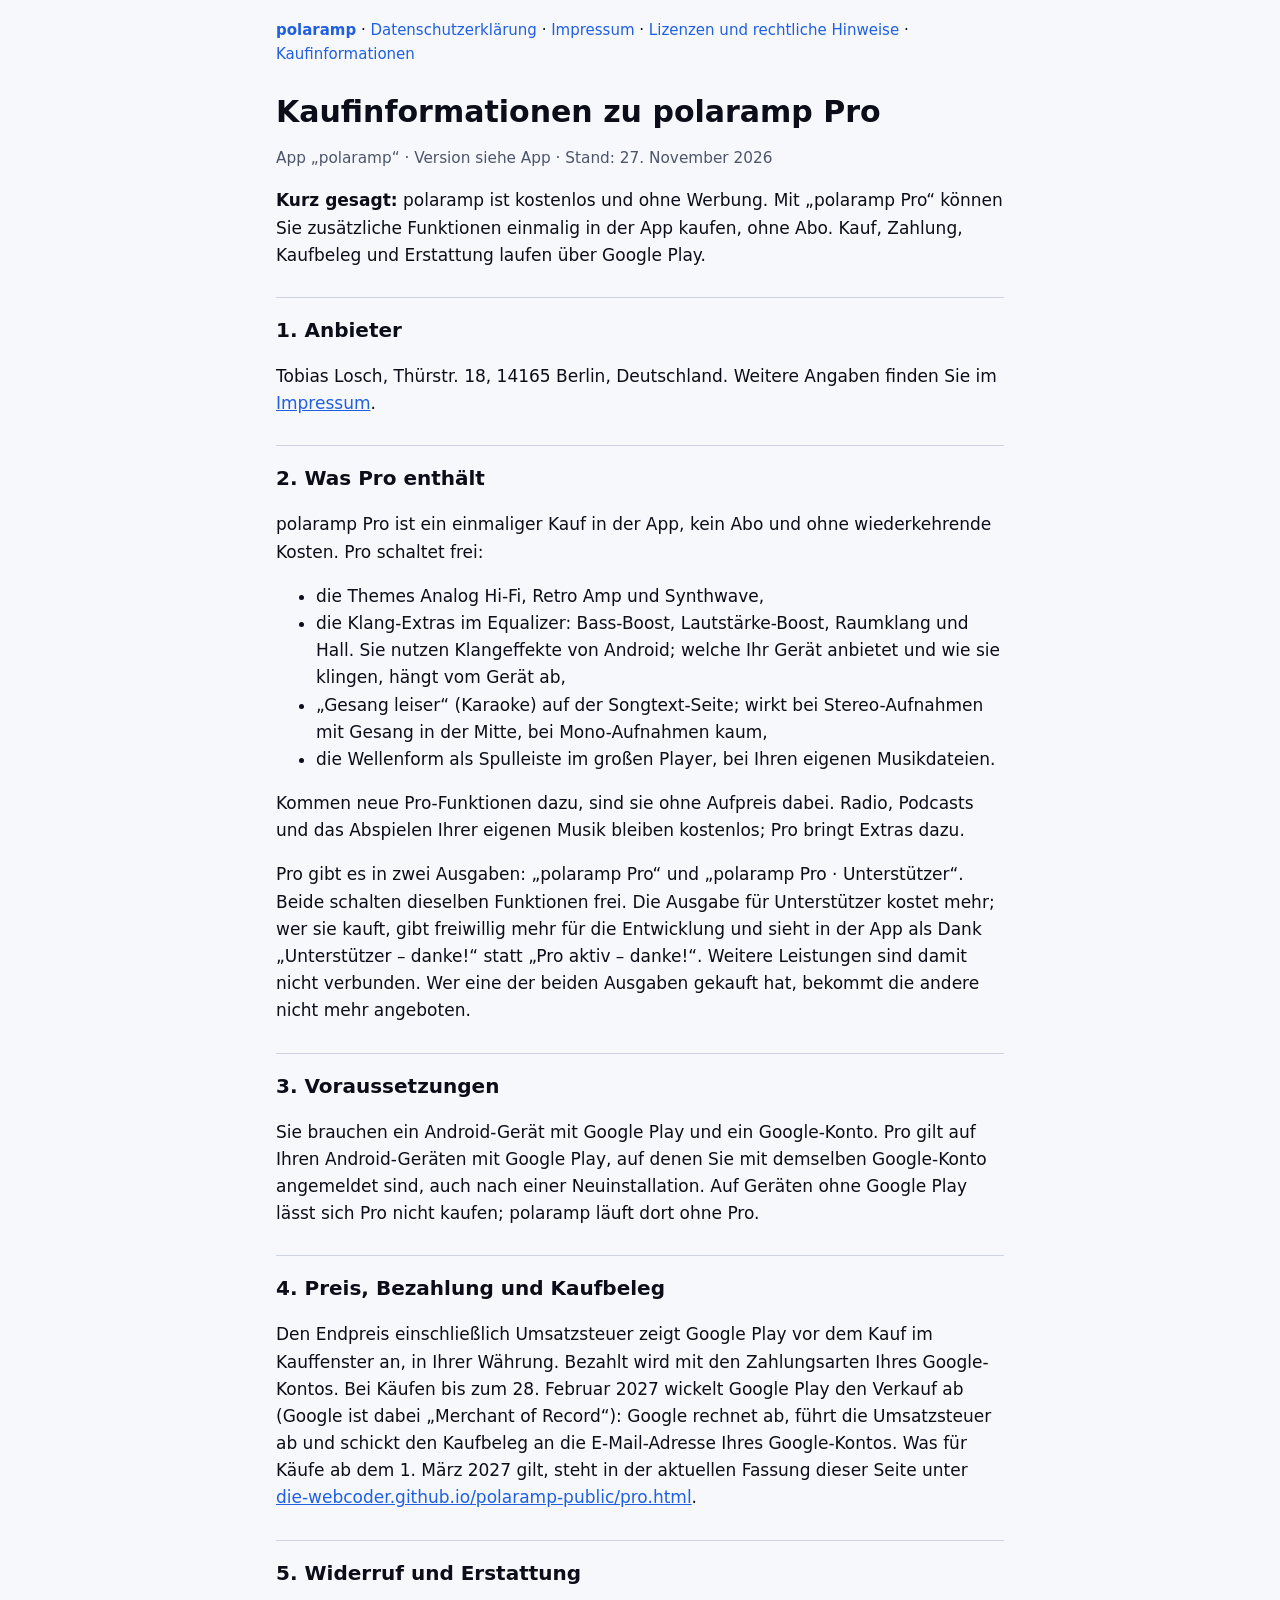
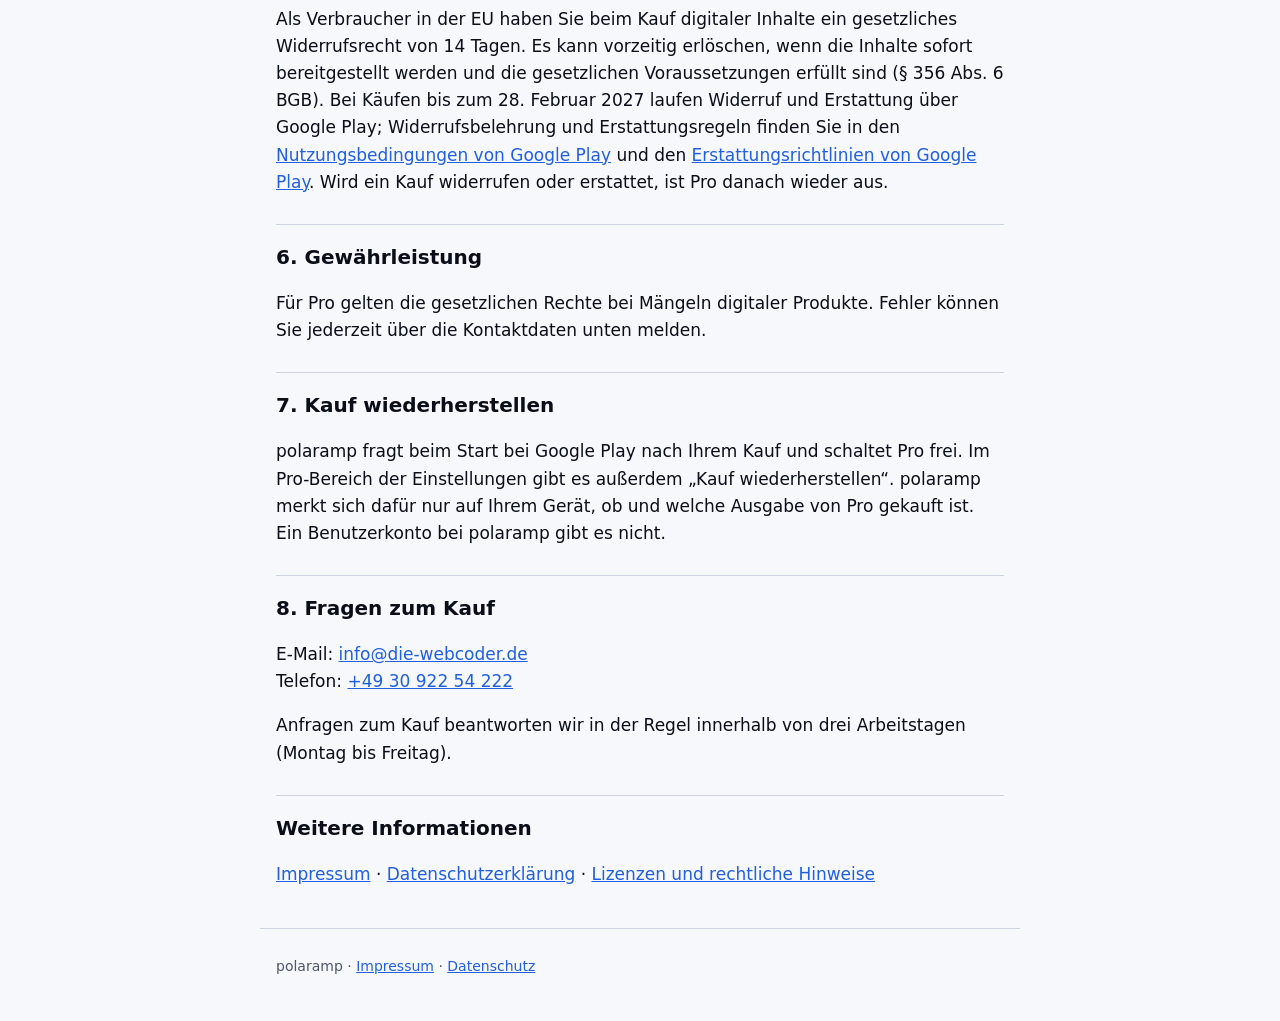
<file: pro.html>
<!doctype html>
<html lang="de">
<head>
<meta charset="utf-8">
<meta name="viewport" content="width=device-width, initial-scale=1">
<title>Kaufinformationen – polaramp</title>
<meta name="description" content="Kaufinformationen der App polaramp">
<link rel="stylesheet" href="style.css">
</head>
<body>
<header><nav><a href="index.html"><b>polaramp</b></a> · <a href="datenschutz.html">Datenschutzerklärung</a> · <a href="impressum.html">Impressum</a> · <a href="lizenzen.html">Lizenzen und rechtliche Hinweise</a> · <a href="pro.html">Kaufinformationen</a></nav></header>
<main>
<h1>Kaufinformationen zu polaramp Pro</h1>
<p class="hinweis">App „polaramp“ · Version <span data-app-version>siehe App</span> · Stand: 27. November 2026</p>

<p><strong>Kurz gesagt:</strong> polaramp ist kostenlos und ohne Werbung. Mit „polaramp Pro“ können Sie
zusätzliche Funktionen einmalig in der App kaufen, ohne Abo. Kauf, Zahlung, Kaufbeleg und Erstattung laufen über
Google Play.</p>

<h2>1. Anbieter</h2>
<p>Tobias Losch, Thürstr. 18, 14165 Berlin, Deutschland. Weitere Angaben finden Sie im
<a href="impressum.html">Impressum</a>.</p>

<h2>2. Was Pro enthält</h2>
<p>polaramp Pro ist ein einmaliger Kauf in der App, kein Abo und ohne wiederkehrende Kosten. Pro schaltet frei:</p>
<ul>
<li>die Themes Analog Hi-Fi, Retro Amp und Synthwave,</li>
<li>die Klang-Extras im Equalizer: Bass-Boost, Lautstärke-Boost, Raumklang und Hall. Sie nutzen Klangeffekte von
Android; welche Ihr Gerät anbietet und wie sie klingen, hängt vom Gerät ab,</li>
<li>„Gesang leiser“ (Karaoke) auf der Songtext-Seite; wirkt bei Stereo-Aufnahmen mit Gesang in der Mitte, bei
Mono-Aufnahmen kaum,</li>
<li>die Wellenform als Spulleiste im großen Player, bei Ihren eigenen Musikdateien.</li>
</ul>
<p>Kommen neue Pro-Funktionen dazu, sind sie ohne Aufpreis dabei. Radio, Podcasts und das Abspielen Ihrer eigenen
Musik bleiben kostenlos; Pro bringt Extras dazu.</p>
<p>Pro gibt es in zwei Ausgaben: „polaramp Pro“ und „polaramp Pro · Unterstützer“. Beide schalten dieselben
Funktionen frei. Die Ausgabe für Unterstützer kostet mehr; wer sie kauft, gibt freiwillig mehr für die Entwicklung
und sieht in der App als Dank „Unterstützer – danke!“ statt „Pro aktiv – danke!“. Weitere Leistungen sind damit
nicht verbunden. Wer eine der beiden Ausgaben gekauft hat, bekommt die andere nicht mehr angeboten.</p>

<h2>3. Voraussetzungen</h2>
<p>Sie brauchen ein Android-Gerät mit Google Play und ein Google-Konto. Pro gilt auf Ihren Android-Geräten mit
Google Play, auf denen Sie mit demselben Google-Konto angemeldet sind, auch nach einer Neuinstallation. Auf Geräten
ohne Google Play lässt sich Pro nicht kaufen; polaramp läuft dort ohne Pro.</p>

<h2>4. Preis, Bezahlung und Kaufbeleg</h2>
<p>Den Endpreis einschließlich Umsatzsteuer zeigt Google Play vor dem Kauf im Kauffenster an, in Ihrer Währung.
Bezahlt wird mit den Zahlungsarten Ihres Google-Kontos. Bei Käufen bis zum 28. Februar 2027 wickelt Google Play den
Verkauf ab (Google ist dabei „Merchant of Record“): Google rechnet ab, führt die Umsatzsteuer ab und schickt den
Kaufbeleg an die E-Mail-Adresse Ihres Google-Kontos. Was für Käufe ab dem 1. März 2027 gilt, steht in der aktuellen
Fassung dieser Seite unter
<a href="https://die-webcoder.github.io/polaramp-public/pro.html">die-webcoder.github.io/polaramp-public/pro.html</a>.</p>

<h2>5. Widerruf und Erstattung</h2>
<p>Als Verbraucher in der EU haben Sie beim Kauf digitaler Inhalte ein gesetzliches Widerrufsrecht von 14 Tagen. Es
kann vorzeitig erlöschen, wenn die Inhalte sofort bereitgestellt werden und die gesetzlichen Voraussetzungen erfüllt
sind (§ 356 Abs. 6 BGB). Bei Käufen bis zum 28. Februar 2027 laufen Widerruf und Erstattung über Google Play;
Widerrufsbelehrung und Erstattungsregeln finden Sie in den
<a href="https://play.google.com/intl/de_de/about/play-terms/">Nutzungsbedingungen von Google Play</a> und den
<a href="https://support.google.com/googleplay/answer/15576634?hl=de">Erstattungsrichtlinien von Google Play</a>.
Wird ein Kauf widerrufen oder erstattet, ist Pro danach wieder aus.</p>

<h2>6. Gewährleistung</h2>
<p>Für Pro gelten die gesetzlichen Rechte bei Mängeln digitaler Produkte. Fehler können Sie jederzeit über die
Kontaktdaten unten melden.</p>

<h2>7. Kauf wiederherstellen</h2>
<p>polaramp fragt beim Start bei Google Play nach Ihrem Kauf und schaltet Pro frei. Im Pro-Bereich der Einstellungen
gibt es außerdem „Kauf wiederherstellen“. polaramp merkt sich dafür nur auf Ihrem Gerät, ob und welche Ausgabe von Pro gekauft ist. Ein
Benutzerkonto bei polaramp gibt es nicht.</p>

<h2>8. Fragen zum Kauf</h2>
<p>E-Mail: <a href="mailto:info@die-webcoder.de">info@die-webcoder.de</a><br>
Telefon: <a href="tel:+493092254222">+49 30 922 54 222</a></p>
<p>Anfragen zum Kauf beantworten wir in der Regel innerhalb von drei Arbeitstagen (Montag bis Freitag).</p>

<h2>Weitere Informationen</h2>
<p><a href="impressum.html">Impressum</a> · <a href="datenschutz.html">Datenschutzerklärung</a> ·
<a href="lizenzen.html">Lizenzen und rechtliche Hinweise</a></p>
</main>
<footer><p>polaramp · <a href="impressum.html">Impressum</a> · <a href="datenschutz.html">Datenschutz</a></p></footer>
</body>
</html>
</file>
<file: style.css>
:root{--bg:#05060A;--ink:#F3F4FA;--muted:#A6ABC4;--line:#2A3048;--accent:#6FA3FF}
@media (prefers-color-scheme:light){:root{--bg:#F7F8FC;--ink:#0B0E18;--muted:#4D556B;--line:#CDD3E1;--accent:#1F5FE0}}
*{box-sizing:border-box}
body{margin:0;background:var(--bg);color:var(--ink);font:17px/1.6 system-ui,-apple-system,"Segoe UI",Roboto,sans-serif}
header,main,footer{max-width:760px;margin:0 auto;padding:0 16px}
header{padding-top:18px;font-size:15px}
header a{text-decoration:none}
a{color:var(--accent)}
h1{font-size:30px;line-height:1.2;margin:28px 0 16px}
h2{font-size:20px;margin:28px 0 8px;padding-top:16px;border-top:1px solid var(--line)}
table{border-collapse:collapse;width:100%;font-size:.95em}
th,td{text-align:left;vertical-align:top;padding:6px 8px;border-bottom:1px solid var(--line)}
.hinweis{color:var(--muted);font-size:.9em}
footer{border-top:1px solid var(--line);margin-top:40px;padding-top:12px;padding-bottom:30px;color:var(--muted);font-size:14px}
</file>
